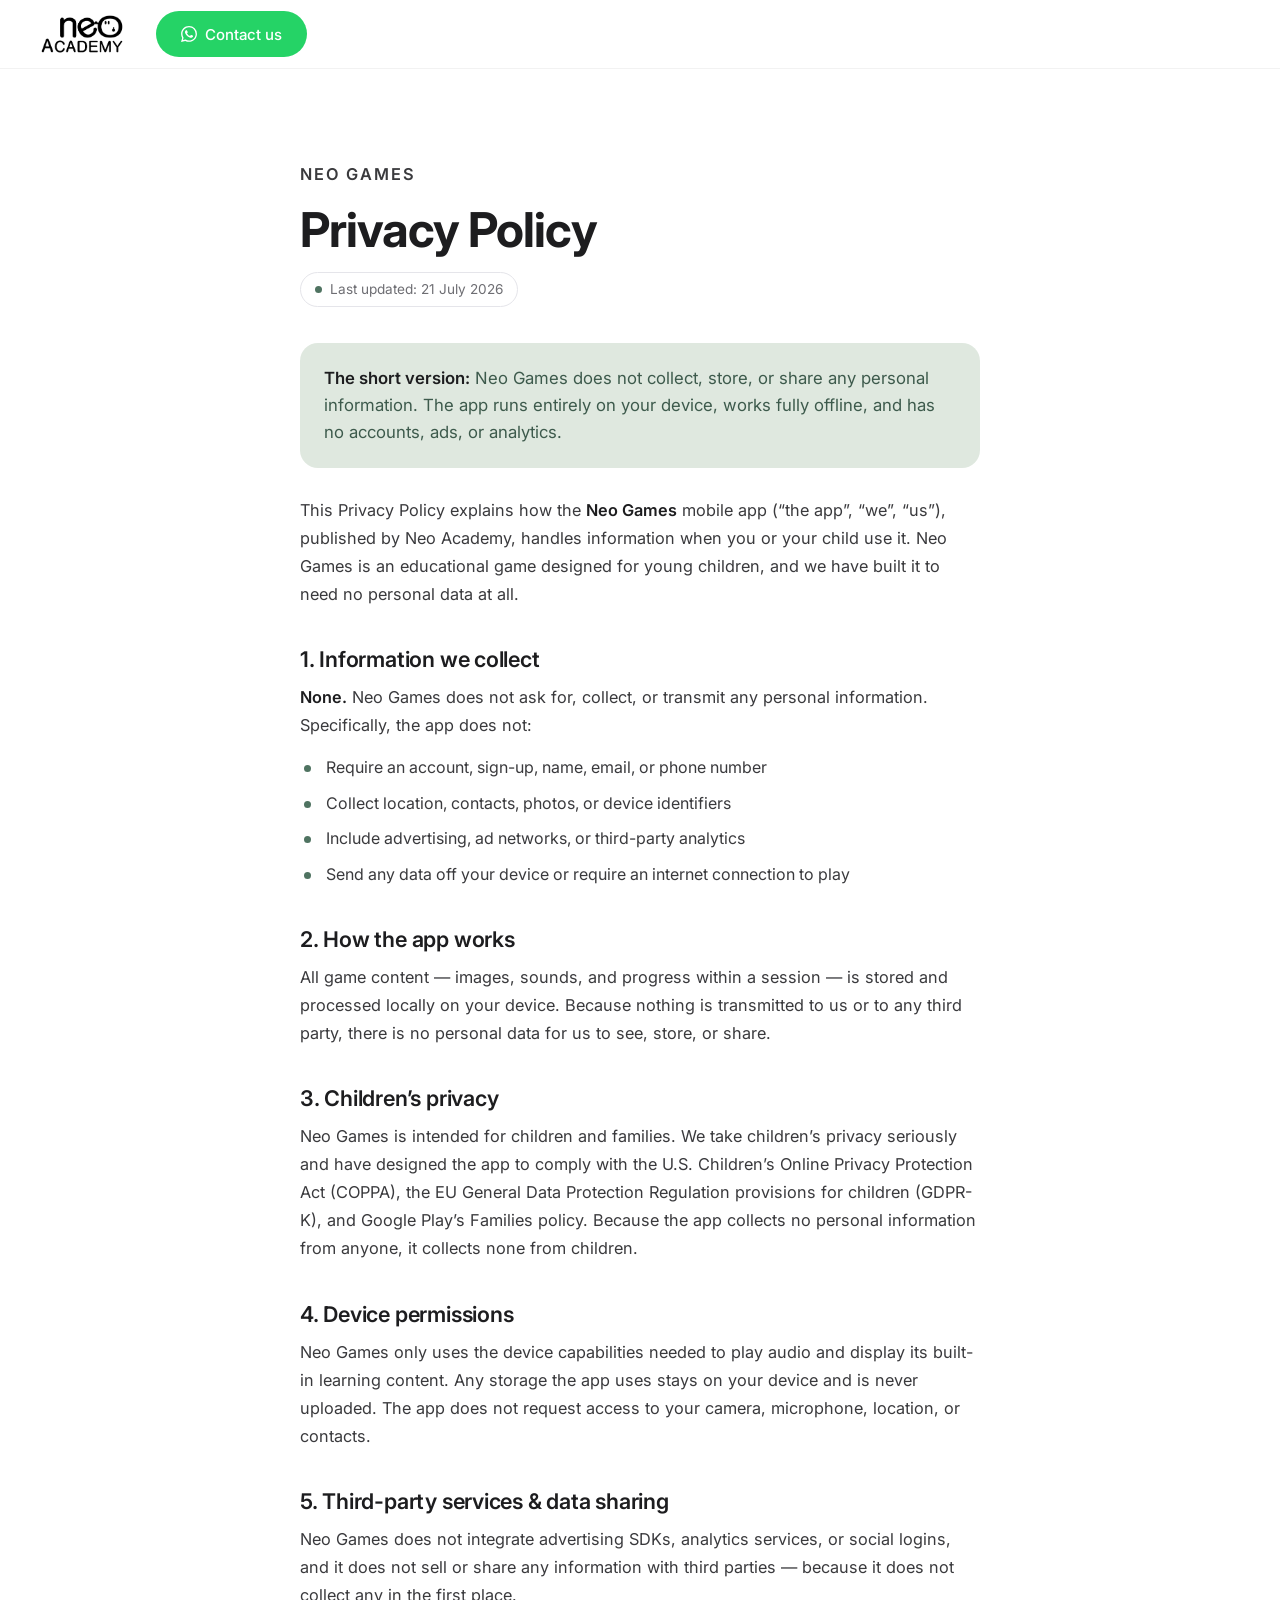
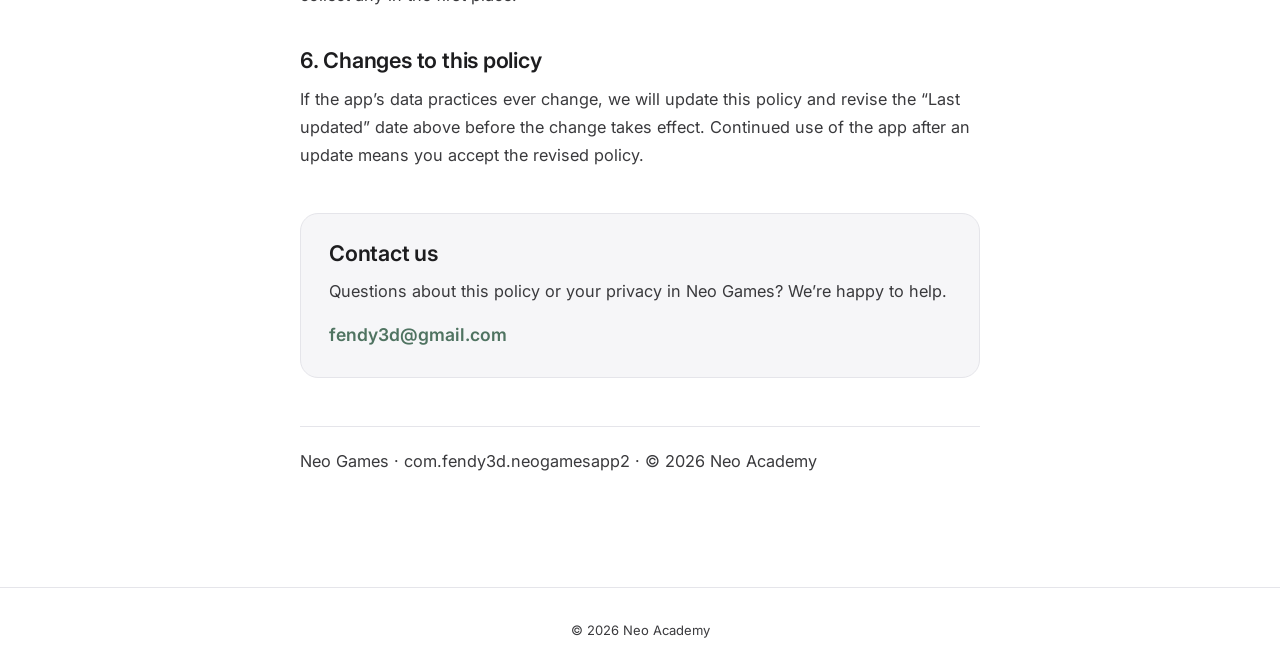
<file: privacy-policy/index.html>
<!doctype html>
<html lang="en">
<head>
  <meta charset="utf-8" />

  <!-- Google tag (gtag.js) -->
  <script async src="https://www.googletagmanager.com/gtag/js?id=G-3JVHXCYFSZ"></script>
  <script>
    window.dataLayer = window.dataLayer || [];
    function gtag(){dataLayer.push(arguments);}
    gtag('js', new Date());
    gtag('config', 'G-3JVHXCYFSZ');
  </script>
  <meta name="viewport" content="width=device-width, initial-scale=1" />
  <title>Privacy Policy — Neo Games · Neo Academy</title>
  <meta name="description" content="Privacy policy for the Neo Games mobile app by Neo Academy. Neo Games collects no personal data and works fully offline." />
  <meta name="theme-color" content="#4f7361" />

  <link rel="icon" type="image/png" href="/assets/brand/logo.png" />
  <link rel="preconnect" href="https://fonts.googleapis.com" />
  <link rel="preconnect" href="https://fonts.gstatic.com" crossorigin />
  <link href="https://fonts.googleapis.com/css2?family=Inter:wght@400;500;600;700&display=swap" rel="stylesheet" />
  <link rel="stylesheet" href="/css/index.css?v=9" />

  <style>
    /* Privacy policy — scoped, built on the site's design tokens */
    .policy {
      max-width: 760px;
      margin: 0 auto;
      padding: 160px var(--gutter) 96px;
    }
    .policy__eyebrow {
      font-size: 0.78rem; font-weight: 600; letter-spacing: 0.12em;
      text-transform: uppercase; color: var(--forest); margin: 0 0 12px;
    }
    .policy__title {
      font-size: clamp(2rem, 5vw, 3rem); line-height: 1.08; letter-spacing: -0.02em;
      font-weight: 700; color: var(--ink); margin: 0 0 16px; text-wrap: balance;
    }
    .policy__meta {
      display: inline-flex; align-items: center; gap: 8px;
      font-size: 0.85rem; color: var(--ink-60);
      border: 1px solid var(--hairline); border-radius: var(--pill);
      padding: 6px 14px;
    }
    .policy__meta .dot { width: 7px; height: 7px; border-radius: 50%; background: var(--forest); }

    .policy__callout {
      margin: 36px 0 8px;
      background: var(--forest-100);
      border-radius: var(--radius);
      padding: 22px 24px;
      color: var(--forest-700);
      font-size: 1.05rem; line-height: 1.6;
    }
    .policy__callout strong { color: var(--forest-700); font-weight: 700; }

    .policy section { margin-top: 40px; }
    .policy h2 {
      font-size: 1.35rem; font-weight: 600; letter-spacing: -0.01em;
      color: var(--ink); margin: 0 0 12px;
    }
    .policy p {
      color: var(--ink-80); line-height: 1.72; margin: 0 0 16px;
      font-size: 1.02rem;
    }
    .policy strong { color: var(--ink); font-weight: 600; }
    .policy ul { margin: 0 0 16px; padding: 0; list-style: none; display: grid; gap: 10px; }
    .policy li { position: relative; padding-left: 26px; color: var(--ink-80); line-height: 1.6; }
    .policy li::before {
      content: ""; position: absolute; left: 4px; top: 0.62em;
      width: 7px; height: 7px; border-radius: 50%; background: var(--forest);
    }
    .policy a { color: var(--forest); text-underline-offset: 3px; }

    .policy__contact {
      margin-top: 44px; padding: 28px; border-radius: var(--radius);
      background: var(--bg-alt); border: 1px solid var(--hairline);
    }
    .policy__contact h2 { margin-top: 0; }
    .policy__mail { font-size: 1.1rem; font-weight: 600; color: var(--forest); }

    .policy__rule { border: 0; height: 1px; background: var(--hairline); margin: 48px 0 20px; }
    .policy__fine { color: var(--ink-40); font-size: 0.9rem; }
  </style>
</head>
<body>
  <!-- =================== NAV (pinned solid — no hero on this page) =================== -->
  <header class="nav nav--scrolled" id="nav">
    <div class="nav__inner">
      <a href="/index.html" class="nav__brand" aria-label="Neo Academy — home">
        <img class="nav__logo" src="/assets/brand/logo.png" alt="Neo Academy" width="160" height="80" />
      </a>

      <nav class="nav__links" id="navLinks" aria-label="Primary">
        <a href="/preschool.html">Preschool</a>
        <a href="/primary.html">Primary</a>
        <a href="/index.html#contact">Contact</a>
      </nav>

      <div class="nav__cta">
        <a class="btn btn--primary btn--icon" href="https://wa.me/628119797809?utm_source=website&utm_medium=whatsapp&utm_campaign=contact&utm_content=nav" target="_blank" rel="noopener" aria-label="Contact us on WhatsApp">
          <svg class="btn__icon" viewBox="0 0 24 24" width="16" height="16" fill="currentColor" aria-hidden="true">
            <path d="M17.472 14.382c-.297-.149-1.758-.867-2.03-.967-.273-.099-.471-.148-.67.15-.197.297-.767.966-.94 1.164-.173.199-.347.223-.644.075-.297-.15-1.255-.463-2.39-1.475-.883-.788-1.48-1.761-1.653-2.059-.173-.297-.018-.458.13-.606.134-.133.298-.347.446-.52.149-.174.198-.298.298-.497.099-.198.05-.371-.025-.52-.075-.149-.669-1.612-.916-2.207-.242-.579-.487-.5-.669-.51l-.57-.01c-.198 0-.52.074-.792.372s-1.04 1.016-1.04 2.479 1.065 2.876 1.213 3.074c.149.198 2.095 3.2 5.076 4.487.709.306 1.263.489 1.694.626.712.226 1.36.194 1.872.118.571-.085 1.758-.719 2.006-1.413.248-.694.248-1.289.173-1.413-.074-.124-.272-.198-.57-.347M12.05 21.785h-.004a9.87 9.87 0 0 1-5.031-1.378l-.361-.214-3.741.982.998-3.648-.235-.374a9.86 9.86 0 0 1-1.51-5.26c.001-5.45 4.436-9.884 9.888-9.884 2.64 0 5.122 1.03 6.988 2.898a9.825 9.825 0 0 1 2.893 6.994c-.003 5.45-4.437 9.884-9.885 9.884m8.413-18.297A11.815 11.815 0 0 0 12.05 0C5.495 0 .16 5.335.157 11.892c0 2.096.547 4.142 1.588 5.945L.057 24l6.304-1.654a11.882 11.882 0 0 0 5.683 1.448h.005c6.554 0 11.89-5.335 11.893-11.893A11.821 11.821 0 0 0 20.465 3.488"/>
          </svg>
          Contact us
        </a>
      </div>

      <button class="nav__toggle" id="navToggle" aria-label="Toggle menu" aria-expanded="false" aria-controls="navLinks">
        <span></span><span></span><span></span>
      </button>
    </div>
  </header>

  <main>
    <article class="policy">
      <p class="policy__eyebrow">Neo Games</p>
      <h1 class="policy__title">Privacy Policy</h1>
      <span class="policy__meta"><span class="dot"></span> Last updated: 21 July 2026</span>

      <div class="policy__callout">
        <strong>The short version:</strong> Neo Games does not collect, store, or share any
        personal information. The app runs entirely on your device, works fully offline, and has no
        accounts, ads, or analytics.
      </div>

      <p style="margin-top:28px; color:var(--ink-80); line-height:1.72;">
        This Privacy Policy explains how the <strong>Neo Games</strong> mobile app
        (&ldquo;the app&rdquo;, &ldquo;we&rdquo;, &ldquo;us&rdquo;), published by Neo Academy,
        handles information when you or your child use it. Neo Games is an educational game designed
        for young children, and we have built it to need no personal data at all.
      </p>

      <section>
        <h2>1. Information we collect</h2>
        <p><strong>None.</strong> Neo Games does not ask for, collect, or transmit any personal
        information. Specifically, the app does not:</p>
        <ul>
          <li>Require an account, sign-up, name, email, or phone number</li>
          <li>Collect location, contacts, photos, or device identifiers</li>
          <li>Include advertising, ad networks, or third-party analytics</li>
          <li>Send any data off your device or require an internet connection to play</li>
        </ul>
      </section>

      <section>
        <h2>2. How the app works</h2>
        <p>All game content &mdash; images, sounds, and progress within a session &mdash; is stored
        and processed locally on your device. Because nothing is transmitted to us or to any third
        party, there is no personal data for us to see, store, or share.</p>
      </section>

      <section>
        <h2>3. Children&rsquo;s privacy</h2>
        <p>Neo Games is intended for children and families. We take children&rsquo;s privacy
        seriously and have designed the app to comply with the U.S. Children&rsquo;s Online Privacy
        Protection Act (COPPA), the EU General Data Protection Regulation provisions for children
        (GDPR-K), and Google Play&rsquo;s Families policy. Because the app collects no personal
        information from anyone, it collects none from children.</p>
      </section>

      <section>
        <h2>4. Device permissions</h2>
        <p>Neo Games only uses the device capabilities needed to play audio and display its built-in
        learning content. Any storage the app uses stays on your device and is never uploaded. The
        app does not request access to your camera, microphone, location, or contacts.</p>
      </section>

      <section>
        <h2>5. Third-party services &amp; data sharing</h2>
        <p>Neo Games does not integrate advertising SDKs, analytics services, or social logins, and
        it does not sell or share any information with third parties &mdash; because it does not
        collect any in the first place.</p>
      </section>

      <section>
        <h2>6. Changes to this policy</h2>
        <p>If the app&rsquo;s data practices ever change, we will update this policy and revise the
        &ldquo;Last updated&rdquo; date above before the change takes effect. Continued use of the
        app after an update means you accept the revised policy.</p>
      </section>

      <div class="policy__contact">
        <h2>Contact us</h2>
        <p>Questions about this policy or your privacy in Neo Games? We&rsquo;re happy to help.</p>
        <a class="policy__mail" href="mailto:fendy3d@gmail.com">fendy3d@gmail.com</a>
      </div>

      <hr class="policy__rule" />
      <p class="policy__fine">Neo Games &middot; com.fendy3d.neogamesapp2 &middot; &copy; <span id="yearInline">2026</span> Neo Academy</p>
    </article>
  </main>

  <footer class="footer">
    <p>© <span id="year"></span> Neo Academy</p>
  </footer>

  <script>
    // Footer year
    (function () {
      var y = new Date().getFullYear();
      var f = document.getElementById('year'); if (f) f.textContent = y;
      var i = document.getElementById('yearInline'); if (i) i.textContent = y;
    })();
    // Mobile nav toggle — mirrors js/index.js, stays solid (no hero here)
    (function () {
      var nav = document.getElementById('nav');
      var toggle = document.getElementById('navToggle');
      if (!nav || !toggle) return;
      toggle.addEventListener('click', function () {
        var open = nav.classList.toggle('nav--open');
        toggle.setAttribute('aria-expanded', open ? 'true' : 'false');
      });
    })();
  </script>
</body>
</html>
</file>
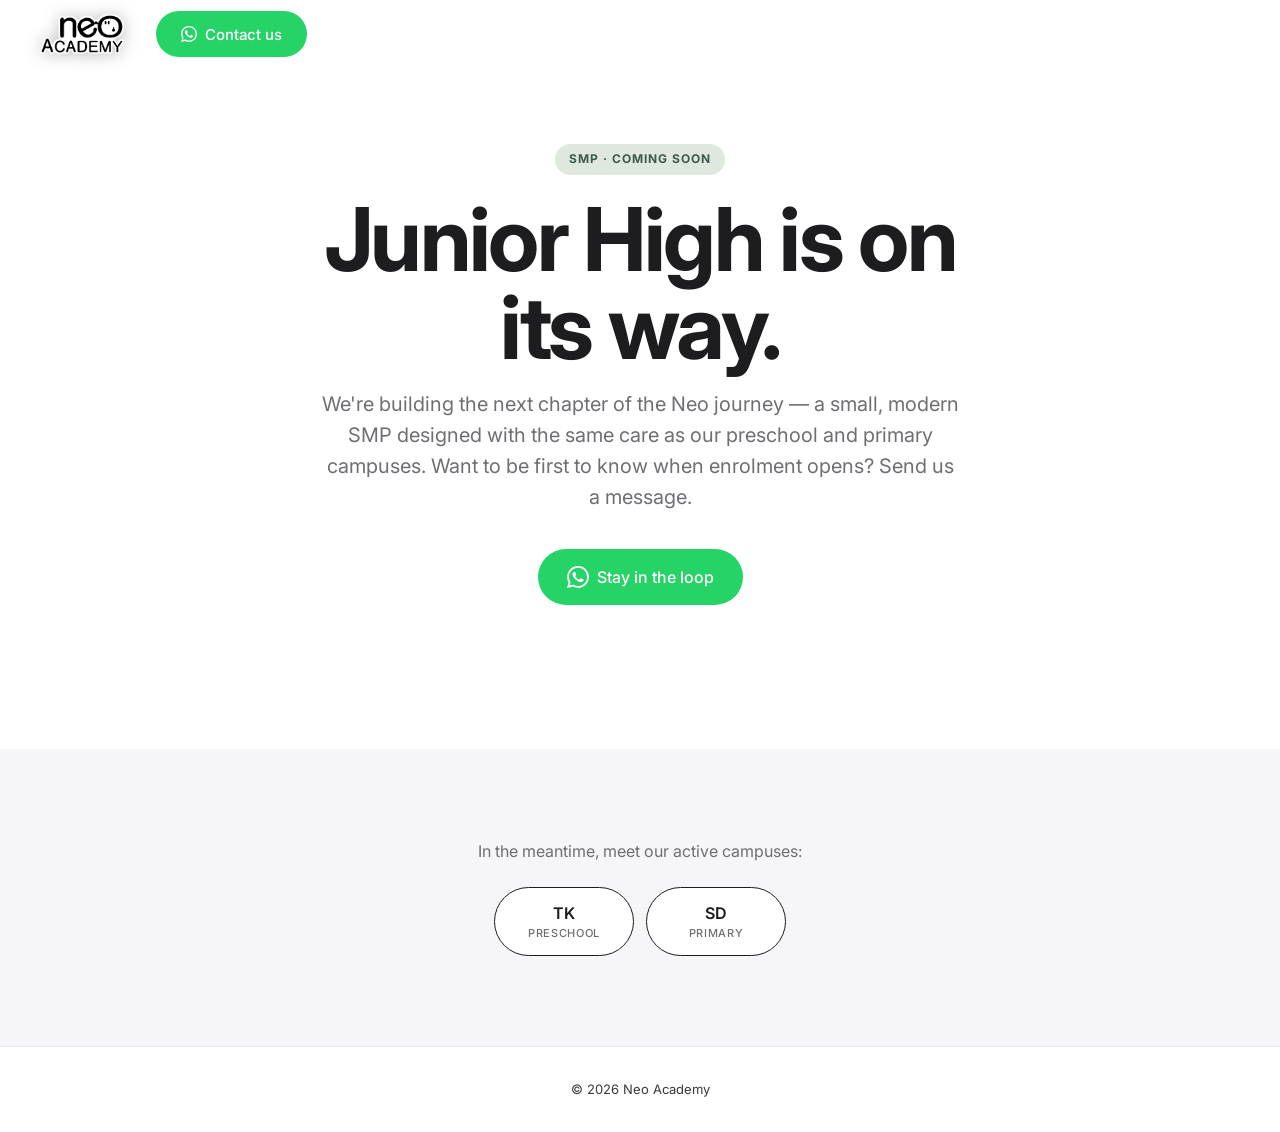
<file: junior-high.html>
<!doctype html>
<html lang="en">
<head>
  <meta charset="utf-8" />

  <!-- Google tag (gtag.js) -->
  <script async src="https://www.googletagmanager.com/gtag/js?id=G-3JVHXCYFSZ"></script>
  <script>
    window.dataLayer = window.dataLayer || [];
    function gtag(){dataLayer.push(arguments);}
    gtag('js', new Date());
    gtag('config', 'G-3JVHXCYFSZ');
  </script>
  <meta name="viewport" content="width=device-width, initial-scale=1" />
  <title>Junior High (SMP) — Coming soon · Neo Academy</title>
  <meta name="description" content="Neo Academy Junior High (SMP) is coming soon — the next step in the Neo journey." />
  <meta name="theme-color" content="#4f7361" />

  <link rel="icon" type="image/png" href="assets/brand/logo.png" />
  <link rel="preconnect" href="https://fonts.googleapis.com" />
  <link rel="preconnect" href="https://fonts.gstatic.com" crossorigin />
  <link href="https://fonts.googleapis.com/css2?family=Inter:wght@400;500;600;700&display=swap" rel="stylesheet" />
  <link rel="stylesheet" href="css/index.css?v=9" />
</head>
<body>
  <header class="nav nav--scrolled" id="nav">
    <div class="nav__inner">
      <a href="index.html" class="nav__brand" aria-label="Neo Academy — home">
        <img class="nav__logo" src="assets/brand/logo.png" alt="Neo Academy" width="160" height="80" />
      </a>
      <nav class="nav__links" id="navLinks" aria-label="Primary">
        <a href="preschool.html">Preschool</a>
        <a href="primary.html">Primary</a>
        <a href="index.html#contact">Contact</a>
      </nav>
      <div class="nav__cta">
        <a class="btn btn--primary btn--icon" href="https://wa.me/628119797809?utm_source=website&utm_medium=whatsapp&utm_campaign=contact&utm_content=nav_juniorhigh" target="_blank" rel="noopener" aria-label="Contact us on WhatsApp">
          <svg class="btn__icon" viewBox="0 0 24 24" width="16" height="16" fill="currentColor" aria-hidden="true">
            <path d="M17.472 14.382c-.297-.149-1.758-.867-2.03-.967-.273-.099-.471-.148-.67.15-.197.297-.767.966-.94 1.164-.173.199-.347.223-.644.075-.297-.15-1.255-.463-2.39-1.475-.883-.788-1.48-1.761-1.653-2.059-.173-.297-.018-.458.13-.606.134-.133.298-.347.446-.52.149-.174.198-.298.298-.497.099-.198.05-.371-.025-.52-.075-.149-.669-1.612-.916-2.207-.242-.579-.487-.5-.669-.51l-.57-.01c-.198 0-.52.074-.792.372s-1.04 1.016-1.04 2.479 1.065 2.876 1.213 3.074c.149.198 2.095 3.2 5.076 4.487.709.306 1.263.489 1.694.626.712.226 1.36.194 1.872.118.571-.085 1.758-.719 2.006-1.413.248-.694.248-1.289.173-1.413-.074-.124-.272-.198-.57-.347M12.05 21.785h-.004a9.87 9.87 0 0 1-5.031-1.378l-.361-.214-3.741.982.998-3.648-.235-.374a9.86 9.86 0 0 1-1.51-5.26c.001-5.45 4.436-9.884 9.888-9.884 2.64 0 5.122 1.03 6.988 2.898a9.825 9.825 0 0 1 2.893 6.994c-.003 5.45-4.437 9.884-9.885 9.884m8.413-18.297A11.815 11.815 0 0 0 12.05 0C5.495 0 .16 5.335.157 11.892c0 2.096.547 4.142 1.588 5.945L.057 24l6.304-1.654a11.882 11.882 0 0 0 5.683 1.448h.005c6.554 0 11.89-5.335 11.893-11.893A11.821 11.821 0 0 0 20.465 3.488"/>
          </svg>
          Contact us
        </a>
      </div>
      <button class="nav__toggle" id="navToggle" aria-label="Toggle menu" aria-expanded="false" aria-controls="navLinks">
        <span></span><span></span><span></span>
      </button>
    </div>
  </header>

  <main>
    <section class="coming-soon">
      <span class="coming-soon__badge">SMP · Coming soon</span>
      <h1 class="coming-soon__title">Junior High is on its way.</h1>
      <p class="coming-soon__lead">We're building the next chapter of the Neo journey — a small, modern SMP designed with the same care as our preschool and primary campuses. Want to be first to know when enrolment opens? Send us a message.</p>
      <a class="btn btn--wa" href="https://wa.me/628119797809?text=Hi%20Neo%20Academy%2C%20I%27d%20like%20updates%20about%20the%20SMP%20programme." target="_blank" rel="noopener">
        <svg viewBox="0 0 24 24" fill="currentColor" aria-hidden="true" width="22" height="22">
          <path d="M17.472 14.382c-.297-.149-1.758-.867-2.03-.967-.273-.099-.471-.148-.67.15-.197.297-.767.966-.94 1.164-.173.199-.347.223-.644.075-.297-.15-1.255-.463-2.39-1.475-.883-.788-1.48-1.761-1.653-2.059-.173-.297-.018-.458.13-.606.134-.133.298-.347.446-.52.149-.174.198-.298.298-.497.099-.198.05-.371-.025-.52-.075-.149-.669-1.612-.916-2.207-.242-.579-.487-.5-.669-.51l-.57-.01c-.198 0-.52.074-.792.372s-1.04 1.016-1.04 2.479 1.065 2.876 1.213 3.074c.149.198 2.095 3.2 5.076 4.487.709.306 1.263.489 1.694.626.712.226 1.36.194 1.872.118.571-.085 1.758-.719 2.006-1.413.248-.694.248-1.289.173-1.413-.074-.124-.272-.198-.57-.347M12.05 21.785h-.004a9.87 9.87 0 0 1-5.031-1.378l-.361-.214-3.741.982.998-3.648-.235-.374a9.86 9.86 0 0 1-1.51-5.26c.001-5.45 4.436-9.884 9.888-9.884 2.64 0 5.122 1.03 6.988 2.898a9.825 9.825 0 0 1 2.893 6.994c-.003 5.45-4.437 9.884-9.885 9.884m8.413-18.297A11.815 11.815 0 0 0 12.05 0C5.495 0 .16 5.335.157 11.892c0 2.096.547 4.142 1.588 5.945L.057 24l6.304-1.654a11.882 11.882 0 0 0 5.683 1.448h.005c6.554 0 11.89-5.335 11.893-11.893A11.821 11.821 0 0 0 20.465 3.488"/>
        </svg>
        Stay in the loop
      </a>
    </section>

    <section class="section section--alt">
      <div style="text-align:center;">
        <p style="color: var(--ink-60); margin-bottom: 24px;">In the meantime, meet our active campuses:</p>
        <div class="picker__buttons" style="display: inline-flex; flex-wrap: wrap; gap: 12px;">
          <a class="picker__btn" href="preschool.html">
            <span>TK</span>
            <small>Preschool</small>
          </a>
          <a class="picker__btn" href="primary.html">
            <span>SD</span>
            <small>Primary</small>
          </a>
        </div>
      </div>
    </section>
  </main>

  <footer class="footer">
    <p>© <span id="year"></span> Neo Academy</p>
  </footer>

  <script src="js/index.js?v=9" defer></script>
</body>
</html>
</file>
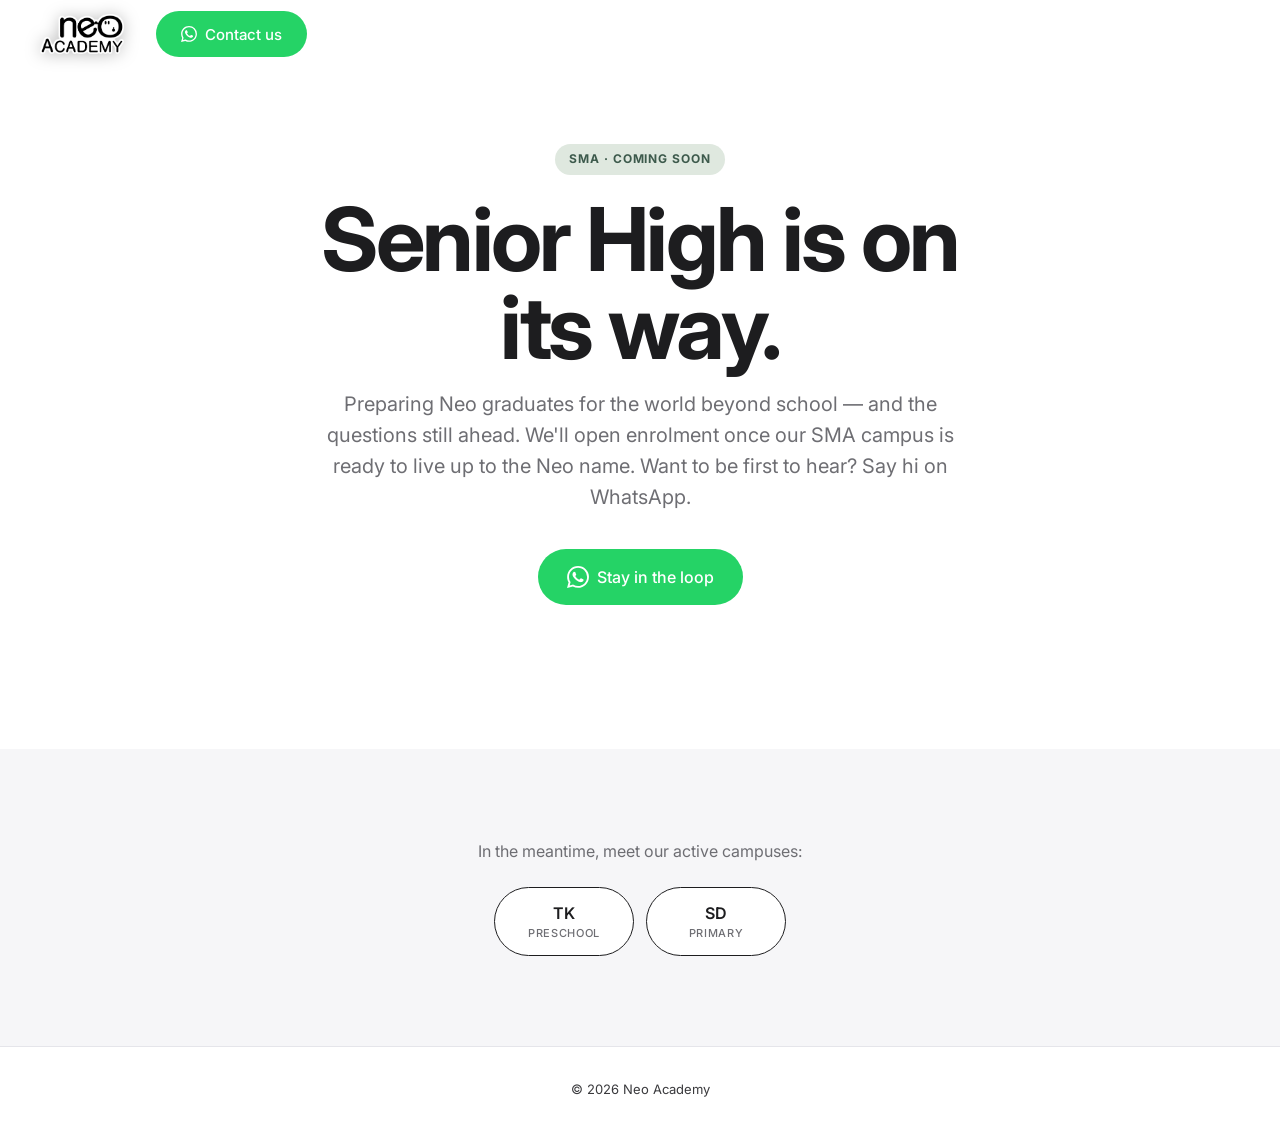
<file: senior-high.html>
<!doctype html>
<html lang="en">
<head>
  <meta charset="utf-8" />

  <!-- Google tag (gtag.js) -->
  <script async src="https://www.googletagmanager.com/gtag/js?id=G-3JVHXCYFSZ"></script>
  <script>
    window.dataLayer = window.dataLayer || [];
    function gtag(){dataLayer.push(arguments);}
    gtag('js', new Date());
    gtag('config', 'G-3JVHXCYFSZ');
  </script>
  <meta name="viewport" content="width=device-width, initial-scale=1" />
  <title>Senior High (SMA) — Coming soon · Neo Academy</title>
  <meta name="description" content="Neo Academy Senior High (SMA) is coming soon — preparing graduates for the world beyond school." />
  <meta name="theme-color" content="#4f7361" />

  <link rel="icon" type="image/png" href="assets/brand/logo.png" />
  <link rel="preconnect" href="https://fonts.googleapis.com" />
  <link rel="preconnect" href="https://fonts.gstatic.com" crossorigin />
  <link href="https://fonts.googleapis.com/css2?family=Inter:wght@400;500;600;700&display=swap" rel="stylesheet" />
  <link rel="stylesheet" href="css/index.css?v=9" />
</head>
<body>
  <header class="nav nav--scrolled" id="nav">
    <div class="nav__inner">
      <a href="index.html" class="nav__brand" aria-label="Neo Academy — home">
        <img class="nav__logo" src="assets/brand/logo.png" alt="Neo Academy" width="160" height="80" />
      </a>
      <nav class="nav__links" id="navLinks" aria-label="Primary">
        <a href="preschool.html">Preschool</a>
        <a href="primary.html">Primary</a>
        <a href="index.html#contact">Contact</a>
      </nav>
      <div class="nav__cta">
        <a class="btn btn--primary btn--icon" href="https://wa.me/628119797809?utm_source=website&utm_medium=whatsapp&utm_campaign=contact&utm_content=nav_seniorhigh" target="_blank" rel="noopener" aria-label="Contact us on WhatsApp">
          <svg class="btn__icon" viewBox="0 0 24 24" width="16" height="16" fill="currentColor" aria-hidden="true">
            <path d="M17.472 14.382c-.297-.149-1.758-.867-2.03-.967-.273-.099-.471-.148-.67.15-.197.297-.767.966-.94 1.164-.173.199-.347.223-.644.075-.297-.15-1.255-.463-2.39-1.475-.883-.788-1.48-1.761-1.653-2.059-.173-.297-.018-.458.13-.606.134-.133.298-.347.446-.52.149-.174.198-.298.298-.497.099-.198.05-.371-.025-.52-.075-.149-.669-1.612-.916-2.207-.242-.579-.487-.5-.669-.51l-.57-.01c-.198 0-.52.074-.792.372s-1.04 1.016-1.04 2.479 1.065 2.876 1.213 3.074c.149.198 2.095 3.2 5.076 4.487.709.306 1.263.489 1.694.626.712.226 1.36.194 1.872.118.571-.085 1.758-.719 2.006-1.413.248-.694.248-1.289.173-1.413-.074-.124-.272-.198-.57-.347M12.05 21.785h-.004a9.87 9.87 0 0 1-5.031-1.378l-.361-.214-3.741.982.998-3.648-.235-.374a9.86 9.86 0 0 1-1.51-5.26c.001-5.45 4.436-9.884 9.888-9.884 2.64 0 5.122 1.03 6.988 2.898a9.825 9.825 0 0 1 2.893 6.994c-.003 5.45-4.437 9.884-9.885 9.884m8.413-18.297A11.815 11.815 0 0 0 12.05 0C5.495 0 .16 5.335.157 11.892c0 2.096.547 4.142 1.588 5.945L.057 24l6.304-1.654a11.882 11.882 0 0 0 5.683 1.448h.005c6.554 0 11.89-5.335 11.893-11.893A11.821 11.821 0 0 0 20.465 3.488"/>
          </svg>
          Contact us
        </a>
      </div>
      <button class="nav__toggle" id="navToggle" aria-label="Toggle menu" aria-expanded="false" aria-controls="navLinks">
        <span></span><span></span><span></span>
      </button>
    </div>
  </header>

  <main>
    <section class="coming-soon">
      <span class="coming-soon__badge">SMA · Coming soon</span>
      <h1 class="coming-soon__title">Senior High is on its way.</h1>
      <p class="coming-soon__lead">Preparing Neo graduates for the world beyond school — and the questions still ahead. We'll open enrolment once our SMA campus is ready to live up to the Neo name. Want to be first to hear? Say hi on WhatsApp.</p>
      <a class="btn btn--wa" href="https://wa.me/628119797809?text=Hi%20Neo%20Academy%2C%20I%27d%20like%20updates%20about%20the%20SMA%20programme." target="_blank" rel="noopener">
        <svg viewBox="0 0 24 24" fill="currentColor" aria-hidden="true" width="22" height="22">
          <path d="M17.472 14.382c-.297-.149-1.758-.867-2.03-.967-.273-.099-.471-.148-.67.15-.197.297-.767.966-.94 1.164-.173.199-.347.223-.644.075-.297-.15-1.255-.463-2.39-1.475-.883-.788-1.48-1.761-1.653-2.059-.173-.297-.018-.458.13-.606.134-.133.298-.347.446-.52.149-.174.198-.298.298-.497.099-.198.05-.371-.025-.52-.075-.149-.669-1.612-.916-2.207-.242-.579-.487-.5-.669-.51l-.57-.01c-.198 0-.52.074-.792.372s-1.04 1.016-1.04 2.479 1.065 2.876 1.213 3.074c.149.198 2.095 3.2 5.076 4.487.709.306 1.263.489 1.694.626.712.226 1.36.194 1.872.118.571-.085 1.758-.719 2.006-1.413.248-.694.248-1.289.173-1.413-.074-.124-.272-.198-.57-.347M12.05 21.785h-.004a9.87 9.87 0 0 1-5.031-1.378l-.361-.214-3.741.982.998-3.648-.235-.374a9.86 9.86 0 0 1-1.51-5.26c.001-5.45 4.436-9.884 9.888-9.884 2.64 0 5.122 1.03 6.988 2.898a9.825 9.825 0 0 1 2.893 6.994c-.003 5.45-4.437 9.884-9.885 9.884m8.413-18.297A11.815 11.815 0 0 0 12.05 0C5.495 0 .16 5.335.157 11.892c0 2.096.547 4.142 1.588 5.945L.057 24l6.304-1.654a11.882 11.882 0 0 0 5.683 1.448h.005c6.554 0 11.89-5.335 11.893-11.893A11.821 11.821 0 0 0 20.465 3.488"/>
        </svg>
        Stay in the loop
      </a>
    </section>

    <section class="section section--alt">
      <div style="text-align:center;">
        <p style="color: var(--ink-60); margin-bottom: 24px;">In the meantime, meet our active campuses:</p>
        <div class="picker__buttons" style="display: inline-flex; flex-wrap: wrap; gap: 12px;">
          <a class="picker__btn" href="preschool.html">
            <span>TK</span>
            <small>Preschool</small>
          </a>
          <a class="picker__btn" href="primary.html">
            <span>SD</span>
            <small>Primary</small>
          </a>
        </div>
      </div>
    </section>
  </main>

  <footer class="footer">
    <p>© <span id="year"></span> Neo Academy</p>
  </footer>

  <script src="js/index.js?v=9" defer></script>
</body>
</html>
</file>
<file: css/index.css>
/* =======================================================
   Neo Academy — Insta360-inspired home (v2)
   Pairs with home.html and level detail pages.
   ======================================================= */

:root {
  /* Totoro palette (kept across the v2 design) */
  --ink: #1d1d1f;
  --ink-80: #3a3a3d;
  --ink-60: #6e6e73;
  --ink-40: #a1a1a6;
  --hairline: #e5e5ea;

  --bg: #ffffff;
  --bg-alt: #f6f6f8;
  --bg-soft: #eceef1;

  --forest: #4f7361;
  --forest-700: #3d5a4c;
  --forest-100: #dfe8df;
  --butter: #f4d35e;
  --sky: #a8c5d9;
  --rose: #e8b4a8;
  --coral: #e89c7d;
  --sage: #a3b88f;

  --radius-sm: 12px;
  --radius: 18px;
  --radius-lg: 28px;
  --pill: 980px;

  --container: 1280px;
  --gutter: 24px;

  --ease: cubic-bezier(0.22, 1, 0.36, 1);
}

*, *::before, *::after { box-sizing: border-box; }
html { scroll-behavior: smooth; -webkit-text-size-adjust: 100%; }
body {
  margin: 0;
  font-family: "Inter", -apple-system, BlinkMacSystemFont, "SF Pro Display",
    "Helvetica Neue", Arial, sans-serif;
  font-size: 16px;
  line-height: 1.55;
  color: var(--ink);
  background: var(--bg);
  -webkit-font-smoothing: antialiased;
  -moz-osx-font-smoothing: grayscale;
}
img, video { display: block; max-width: 100%; height: auto; }
a { color: inherit; text-decoration: none; }
h1, h2, h3, h4 {
  margin: 0;
  letter-spacing: -0.02em;
  font-weight: 700;
  line-height: 1.08;
  color: var(--ink);
}
p { margin: 0; color: var(--ink-80); }
ul { margin: 0; padding: 0; list-style: none; }
button { font-family: inherit; cursor: pointer; }

/* ---------- Nav ---------- */
/* Temporarily hidden — remove these two lines to bring the menu back.
   The logo and the Contact-us button stay visible. */
.nav__links,
.nav__toggle { display: none !important; }
.nav {
  position: fixed;
  top: 0;
  left: 0;
  right: 0;
  z-index: 60;
  padding: 0 var(--gutter);
  transition: background 0.3s var(--ease), box-shadow 0.3s var(--ease);
  background: transparent;
}
.nav__inner {
  max-width: var(--container);
  margin: 0 auto;
  height: 68px;
  display: flex;
  align-items: center;
  gap: 24px;
}
.nav--scrolled {
  background: rgba(255, 255, 255, 0.88);
  backdrop-filter: saturate(180%) blur(20px);
  -webkit-backdrop-filter: saturate(180%) blur(20px);
  box-shadow: 0 1px 0 rgba(0, 0, 0, 0.05);
}
.nav__brand {
  display: inline-flex;
  align-items: center;
  line-height: 0;
}
.nav__logo {
  height: 40px;
  width: auto;
  transition: opacity 0.2s var(--ease);
  /* On dark hero the logo needs to be visible against video. */
  filter: drop-shadow(0 1px 8px rgba(0, 0, 0, 0.25));
}
.nav--scrolled .nav__logo { filter: none; }
.nav__brand:hover .nav__logo { opacity: 0.85; }
.nav__links {
  display: none;
  margin-left: auto;
  gap: 30px;
  align-items: center;
}
.nav__links a {
  font-size: 14px;
  font-weight: 500;
  color: #fff;
  opacity: 0.92;
  transition: opacity 0.2s var(--ease), color 0.3s var(--ease);
  text-shadow: 0 1px 8px rgba(0, 0, 0, 0.25);
}
.nav--scrolled .nav__links a {
  color: var(--ink);
  opacity: 1;
  text-shadow: none;
}
.nav__links a:hover { opacity: 0.7; }
.nav__cta { display: none; margin-left: 8px; }
.nav__toggle {
  margin-left: auto;
  width: 40px; height: 40px;
  display: grid; place-items: center; gap: 4px;
  background: transparent; border: 0; padding: 8px;
}
.nav__toggle span {
  display: block;
  width: 22px; height: 2px;
  background: #fff;
  border-radius: 2px;
  box-shadow: 0 0 4px rgba(0, 0, 0, 0.3);
  transition: transform 0.25s var(--ease), opacity 0.25s var(--ease), background 0.3s var(--ease);
}
.nav--scrolled .nav__toggle span { background: var(--ink); box-shadow: none; }
.nav--open .nav__toggle span:nth-child(1) { transform: translateY(6px) rotate(45deg); }
.nav--open .nav__toggle span:nth-child(2) { opacity: 0; }
.nav--open .nav__toggle span:nth-child(3) { transform: translateY(-6px) rotate(-45deg); }

@media (max-width: 859px) {
  .nav--open .nav__links {
    display: flex;
    flex-direction: column;
    position: absolute;
    top: 100%;
    left: 0; right: 0;
    background: rgba(255, 255, 255, 0.98);
    backdrop-filter: saturate(180%) blur(20px);
    padding: 18px var(--gutter) 24px;
    gap: 16px;
    border-bottom: 1px solid var(--hairline);
  }
  .nav--open .nav__links a {
    color: var(--ink);
    text-shadow: none;
    font-size: 17px;
    opacity: 1;
  }
}

/* ---------- Buttons ---------- */
.btn {
  display: inline-flex;
  align-items: center;
  justify-content: center;
  gap: 8px;
  font-size: 15px;
  font-weight: 500;
  line-height: 1;
  padding: 14px 24px;
  border-radius: var(--pill);
  border: 1px solid transparent;
  cursor: pointer;
  transition: background 0.25s var(--ease), color 0.25s var(--ease),
    border-color 0.25s var(--ease), transform 0.25s var(--ease);
  white-space: nowrap;
}
.btn--primary { background: var(--ink); color: #fff; }
.btn--primary:hover { background: #000; }
.btn--primary.btn--icon { background: #25D366; color: #fff; }
.btn--primary.btn--icon:hover { background: #1fb657; }
.btn--ghost { background: transparent; color: var(--ink); border-color: var(--ink); }
.btn--ghost:hover { background: var(--ink); color: #fff; }
.btn--wa { background: #25D366; color: #fff; padding: 16px 28px; font-size: 16px; }
.btn--wa:hover { background: #1fb657; }
.btn--lg { padding: 16px 32px; font-size: 16px; }
.btn__icon { flex: none; }

/* ---------- Hero video section ---------- */
.hero {
  position: relative;
  height: 100vh;
  min-height: 620px;
  max-height: 900px;
  overflow: hidden;
  background: #0d0f11;
  color: #fff;
}
.hero__video {
  position: absolute;
  inset: 0;
  width: 100%;
  height: 100%;
  object-fit: cover;
}
.hero__overlay {
  position: absolute;
  inset: 0;
  background:
    linear-gradient(to bottom, rgba(0,0,0,0.45) 0%, rgba(0,0,0,0) 30%, rgba(0,0,0,0) 55%, rgba(0,0,0,0.75) 100%),
    linear-gradient(to right, rgba(0,0,0,0.25) 0%, rgba(0,0,0,0) 60%);
  pointer-events: none;
}
.hero__copy {
  position: absolute;
  left: 0; right: 0;
  bottom: clamp(48px, 10vh, 120px);
  padding: 0 var(--gutter);
  text-align: center;
}
.hero__title {
  color: #fff;
  font-size: clamp(44px, 7vw, 96px);
  line-height: 1;
  letter-spacing: -0.03em;
  margin-bottom: 16px;
  text-shadow: 0 2px 30px rgba(0, 0, 0, 0.4);
}
.hero__sub {
  color: rgba(255, 255, 255, 0.92);
  font-size: clamp(15px, 1.7vw, 20px);
  font-weight: 400;
  max-width: 720px;
  margin: 0 auto;
  text-shadow: 0 1px 16px rgba(0, 0, 0, 0.4);
}

/* ---------- Level picker section ---------- */
.picker {
  padding: clamp(96px, 14vh, 160px) var(--gutter);
  max-width: var(--container);
  margin: 0 auto;
  text-align: center;
}
.picker__title {
  font-size: clamp(44px, 7vw, 96px);
  line-height: 1;
  letter-spacing: -0.035em;
  margin-bottom: 20px;
}
.picker__sub {
  color: var(--ink-60);
  font-size: clamp(17px, 2vw, 22px);
  max-width: 640px;
  margin: 0 auto 56px;
}
.picker__buttons {
  display: inline-flex;
  flex-wrap: wrap;
  justify-content: center;
  gap: 12px;
}
.picker__btn {
  padding: 16px 28px;
  min-width: 140px;
  border-radius: var(--pill);
  background: var(--bg);
  border: 1.5px solid var(--ink);
  color: var(--ink);
  font-size: 16px;
  font-weight: 600;
  transition: background 0.25s var(--ease), color 0.25s var(--ease), transform 0.25s var(--ease);
  display: inline-flex;
  flex-direction: column;
  align-items: center;
  gap: 4px;
  line-height: 1.15;
}
.picker__btn:hover { background: var(--ink); color: #fff; transform: translateY(-2px); }
.picker__btn small {
  font-size: 11px;
  font-weight: 500;
  letter-spacing: 0.06em;
  text-transform: uppercase;
  color: var(--ink-60);
}
.picker__btn:hover small { color: rgba(255, 255, 255, 0.7); }
.picker__btn--soon {
  border-color: var(--hairline);
  color: var(--ink-60);
  background: var(--bg-alt);
}
.picker__btn--soon:hover {
  background: var(--bg-soft);
  color: var(--ink-80);
  transform: none;
}
.picker__btn--soon small { color: var(--ink-40); }

/* ---------- Levels grid (home, replaces pill picker) ---------- */
.levels-section {
  padding: clamp(96px, 14vh, 160px) var(--gutter);
  max-width: var(--container);
  margin: 0 auto;
}
.levels-section__head {
  text-align: center;
  max-width: 900px;
  margin: 0 auto 56px;
}
.levels-section__eyebrow {
  font-size: 14px;
  font-weight: 600;
  letter-spacing: 0.01em;
  color: var(--forest);
  margin-bottom: 18px;
}
.levels-section__title {
  font-size: clamp(40px, 6vw, 72px);
  line-height: 1.05;
  letter-spacing: -0.03em;
}

.levels-grid {
  display: grid;
  gap: 20px;
  grid-template-columns: 1fr;
}
.level-card {
  background: #fff;
  border: 1px solid var(--hairline);
  border-radius: var(--radius);
  overflow: hidden;
  display: flex;
  flex-direction: column;
  color: var(--ink);
  transition: transform 0.4s var(--ease), box-shadow 0.4s var(--ease);
}
.level-card:hover {
  transform: translateY(-3px);
  box-shadow: 0 22px 44px -26px rgba(15, 23, 42, 0.28);
}
.level-card__media {
  aspect-ratio: 4 / 3;
  overflow: hidden;
  background: var(--bg-soft);
}
.level-card__media :is(img, video) {
  width: 100%;
  height: 100%;
  object-fit: cover;
  display: block;
  transition: transform 0.8s var(--ease);
}
.level-card:hover .level-card__media :is(img, video) { transform: scale(1.04); }
.level-card__body {
  padding: 24px 24px 28px;
  display: flex;
  flex-direction: column;
  gap: 10px;
  flex: 1;
}
.level-card__body h3 {
  font-size: 28px;
  line-height: 1.1;
}
.level-card__body p {
  color: var(--ink-60);
  font-size: 15px;
  line-height: 1.5;
  flex: 1;
}
.level-card__chip {
  display: inline-block;
  align-self: flex-start;
  padding: 5px 12px;
  border-radius: var(--pill);
  background: var(--forest-100);
  color: var(--forest-700);
  font-size: 12px;
  font-weight: 600;
}
.level-card__chip--primary { background: var(--sky); color: var(--ink); }
.level-card__chip--soon {
  background: transparent;
  border: 1px solid var(--hairline);
  color: var(--ink-60);
}
.level-card__cta {
  color: var(--forest);
  font-weight: 500;
  font-size: 15px;
  margin-top: 4px;
}
.level-card__cta--muted { color: var(--ink-40); }

.level-card--soon { background: var(--bg-alt); }
.level-card--soon .level-card__media :is(img, video) {
  opacity: 0.7;
  filter: saturate(0.7);
}
.level-card--soon:hover {
  transform: none;
  box-shadow: none;
}

@media (min-width: 640px) {
  .levels-grid { grid-template-columns: repeat(2, 1fr); }
}
@media (min-width: 1100px) {
  .levels-grid {
    grid-template-columns: repeat(2, minmax(0, 360px));
    justify-content: center;
  }
}

/* ---------- Video reel (peek carousel like DJI) ---------- */
.reel {
  padding: clamp(64px, 10vh, 120px) 0 clamp(80px, 10vh, 120px);
  background: var(--bg);
  overflow: hidden;
}
.reel__stage {
  position: relative;
}
.reel__track {
  display: flex;
  gap: 16px;
  list-style: none;
  margin: 0;
  padding: 0 15%;
  transition: transform 0.9s var(--ease);
  will-change: transform;
}
.reel__track--snap { transition: none; }
.reel__slide {
  flex: 0 0 70%;
  aspect-ratio: 16 / 9;
  position: relative;
  border-radius: var(--radius-lg);
  overflow: hidden;
  background: #0d0f11;
  box-shadow: 0 24px 48px -28px rgba(15, 23, 42, 0.35);
  transition: transform 0.6s var(--ease), box-shadow 0.6s var(--ease), opacity 0.6s var(--ease);
  opacity: 0.55;
  transform: scale(0.94);
}
.reel__slide.is-active {
  opacity: 1;
  transform: none;
}
.reel__slide video {
  width: 100%;
  height: 100%;
  object-fit: cover;
  display: block;
  position: relative;
  z-index: 1;
  background: transparent;
}
.reel__slide-poster {
  position: absolute;
  inset: 0;
  width: 100%;
  height: 100%;
  object-fit: cover;
  display: block;
  z-index: 0;
}
.reel__slide-poster:not([src]) { display: none; }
.reel__caption--mobile { display: none; }
@media (max-width: 540px) {
  .reel__caption--desktop { display: none; }
  .reel__caption--mobile { display: block; }
}
.reel__slide::after {
  content: "";
  position: absolute;
  inset: 45% 0 0 0;
  background: linear-gradient(to bottom, rgba(0, 0, 0, 0) 0%, rgba(0, 0, 0, 0.55) 100%);
  pointer-events: none;
}
.reel__caption {
  position: absolute;
  left: clamp(20px, 2.6vw, 40px);
  bottom: clamp(20px, 3vh, 36px);
  z-index: 1;
  max-width: 460px;
}
.reel__chip {
  display: inline-block;
  padding: 6px 14px;
  border-radius: var(--pill);
  background: rgba(255, 255, 255, 0.2);
  backdrop-filter: blur(12px);
  -webkit-backdrop-filter: blur(12px);
  color: #fff;
  font-size: 12px;
  font-weight: 600;
  letter-spacing: 0.04em;
  margin-bottom: 10px;
}
.reel__cap-text {
  color: #fff;
  font-size: clamp(16px, 1.7vw, 20px);
  font-weight: 500;
  line-height: 1.35;
  margin: 0;
  text-shadow: 0 1px 18px rgba(0, 0, 0, 0.5);
}

/* Arrow nav */
.reel__nav {
  position: absolute;
  top: 50%;
  transform: translateY(-50%);
  z-index: 3;
  width: 44px;
  height: 44px;
  border-radius: 50%;
  background: rgba(255, 255, 255, 0.92);
  border: 0;
  color: var(--ink);
  cursor: pointer;
  display: grid;
  place-items: center;
  box-shadow: 0 4px 14px rgba(0, 0, 0, 0.15);
  transition: background 0.25s var(--ease), transform 0.25s var(--ease), box-shadow 0.25s var(--ease);
}
.reel__nav:hover {
  background: #fff;
  box-shadow: 0 6px 20px rgba(0, 0, 0, 0.2);
  transform: translateY(-50%) scale(1.06);
}
.reel__nav:focus-visible { outline: 2px solid var(--forest); outline-offset: 2px; }
.reel__nav--prev { left: clamp(8px, 2vw, 24px); }
.reel__nav--next { right: clamp(8px, 2vw, 24px); }

/* Timeline bars — track shows gray background, fill grows with active video's playback */
.reel__dots {
  display: flex;
  justify-content: center;
  gap: 8px;
  margin-top: 28px;
}
.reel__dot {
  position: relative;
  overflow: hidden;
  width: 36px;
  height: 3px;
  border: 0;
  padding: 0;
  background: rgba(0, 0, 0, 0.15);
  border-radius: 2px;
  cursor: pointer;
  transition: background 0.3s var(--ease);
}
.reel__dot:hover { background: rgba(0, 0, 0, 0.3); }
.reel__dot-fill {
  position: absolute;
  inset: 0 auto 0 0;
  width: 0;
  background: var(--ink);
  border-radius: 2px;
  pointer-events: none;
}
/* Past slides: keep the bar fully filled to show progress through the set */
.reel__dot--done .reel__dot-fill { width: 100%; }

@media (max-width: 859px) {
  .reel__track { padding: 0 10%; }
  .reel__slide { flex: 0 0 80%; }
  .reel__nav { width: 36px; height: 36px; }
}
@media (max-width: 540px) {
  .reel__track { padding: 0 6%; gap: 10px; }
  .reel__slide { flex: 0 0 88%; aspect-ratio: 2 / 3; }
  .hero {
    height: auto;
    aspect-ratio: 9 / 16;
    min-height: 0;
    max-height: none;
  }
}

/* ---------- Contact / WhatsApp CTA section ---------- */
.cta {
  background: var(--bg-alt);
  padding: clamp(80px, 12vh, 140px) var(--gutter);
}
.cta__inner {
  max-width: var(--container);
  margin: 0 auto;
  text-align: center;
}
.cta__title {
  font-size: clamp(36px, 5.5vw, 64px);
  line-height: 1.05;
  margin-bottom: 16px;
}
.cta__lead {
  color: var(--ink-60);
  font-size: clamp(16px, 1.6vw, 19px);
  max-width: 640px;
  margin: 0 auto 40px;
}
.cta__wa { margin-bottom: 64px; }
.cta__wa svg { width: 22px; height: 22px; }

/* Compact CTA layout used on the homepage: equal vertical rhythm between
   title, WhatsApp button, and campus cards. */
.cta--simple .cta__inner {
  display: flex;
  flex-direction: column;
  align-items: center;
  gap: 48px;
}
.cta--simple .cta__title { margin-bottom: 0; }
.cta--simple .cta__wa { margin-bottom: 0; }
.cta--simple .campuses { width: 100%; }

.campuses {
  display: grid;
  gap: 24px;
  grid-template-columns: 1fr;
  text-align: left;
  max-width: 900px;
  margin: 0 auto;
}
.campus {
  background: #fff;
  border: 1px solid var(--hairline);
  border-radius: var(--radius);
  padding: 28px;
  display: flex;
  flex-direction: column;
  gap: 10px;
}
.campus__label {
  font-size: 12px;
  font-weight: 700;
  letter-spacing: 0.08em;
  text-transform: uppercase;
  color: var(--forest);
}
.campus h3 {
  font-size: 22px;
  line-height: 1.25;
}
.campus__addr {
  color: var(--ink-60);
  font-size: 15px;
  line-height: 1.55;
  margin: 4px 0 8px;
}
.campus__hours {
  color: var(--ink-60);
  font-size: 14px;
  margin-bottom: 4px;
}
.campus__links {
  display: flex;
  flex-wrap: wrap;
  gap: 8px 20px;
}
.campus__links a {
  color: var(--ink);
  font-weight: 500;
  font-size: 15px;
  border-bottom: 1px solid var(--ink-40);
  padding-bottom: 2px;
}
.campus__links a:hover { border-bottom-color: var(--ink); }

.cta__hours {
  margin-top: 28px;
  font-size: 14px;
  color: var(--ink-60);
}

/* ---------- Footer ---------- */
.footer {
  padding: 32px var(--gutter);
  text-align: center;
  color: var(--ink-60);
  font-size: 13px;
  border-top: 1px solid var(--hairline);
  background: var(--bg);
}
.footer a { color: var(--ink-60); }
.footer a:hover { color: var(--ink); }

/* ---------- Level detail pages ---------- */
.detail-hero {
  position: relative;
  height: 70vh;
  min-height: 520px;
  overflow: hidden;
  color: #fff;
}
.detail-hero__bg {
  position: absolute;
  inset: 0;
  width: 100%;
  height: 100%;
  object-fit: cover;
}
.detail-hero__overlay {
  position: absolute;
  inset: 0;
  background:
    linear-gradient(to bottom, rgba(0,0,0,0.35) 0%, rgba(0,0,0,0) 40%, rgba(0,0,0,0.65) 100%);
}
.detail-hero__copy {
  position: absolute;
  left: 0; right: 0;
  bottom: 80px;
  padding: 0 var(--gutter);
  max-width: var(--container);
  margin: 0 auto;
}
.detail-hero__eyebrow {
  display: inline-block;
  font-size: 13px;
  font-weight: 700;
  letter-spacing: 0.08em;
  text-transform: uppercase;
  padding: 6px 14px;
  border-radius: var(--pill);
  background: rgba(255, 255, 255, 0.18);
  backdrop-filter: blur(10px);
  -webkit-backdrop-filter: blur(10px);
  color: #fff;
  margin-bottom: 18px;
}
.detail-hero__title {
  color: #fff;
  font-size: clamp(44px, 8vw, 96px);
  line-height: 1;
  letter-spacing: -0.035em;
  max-width: 12ch;
}
.detail-hero__sub {
  color: rgba(255, 255, 255, 0.92);
  font-size: clamp(16px, 1.8vw, 20px);
  margin-top: 16px;
  max-width: 560px;
}

.section {
  padding: clamp(72px, 10vh, 128px) var(--gutter);
  max-width: var(--container);
  margin: 0 auto;
}
.section--alt { background: var(--bg-alt); max-width: none; }
.section--alt > * { max-width: var(--container); margin-left: auto; margin-right: auto; }

.feature {
  display: grid;
  gap: 48px;
  align-items: center;
  grid-template-columns: 1fr;
}
.feature__media {
  border-radius: var(--radius-lg);
  overflow: hidden;
  aspect-ratio: 4 / 3;
  background: var(--bg-soft);
}
.feature__media :is(img, video) { width: 100%; height: 100%; object-fit: cover; }
.feature__body h2 {
  font-size: clamp(32px, 4.4vw, 56px);
  line-height: 1.05;
  margin-bottom: 16px;
}
.feature__body p { color: var(--ink-60); font-size: 17px; margin-bottom: 14px; }
.feature__body .btn { margin-top: 12px; }

.tiles {
  display: grid;
  gap: 16px;
  grid-template-columns: 1fr;
}
.tile {
  position: relative;
  border-radius: var(--radius);
  overflow: hidden;
  aspect-ratio: 4 / 3;
  background: var(--bg-soft);
}
.tile :is(img, video) { width: 100%; height: 100%; object-fit: cover; transition: transform 0.8s var(--ease); }
.tile:hover :is(img, video) { transform: scale(1.04); }
.tile figcaption {
  position: absolute;
  left: 20px;
  bottom: 16px;
  color: #fff;
  font-weight: 600;
  text-shadow: 0 1px 16px rgba(0, 0, 0, 0.4);
}

.back-link {
  display: inline-flex;
  align-items: center;
  gap: 6px;
  color: var(--ink-60);
  font-size: 14px;
  font-weight: 500;
  margin-bottom: 24px;
}
.back-link:hover { color: var(--ink); }

.coming-soon {
  text-align: center;
  padding: clamp(96px, 16vh, 180px) var(--gutter);
  max-width: 720px;
  margin: 0 auto;
}
.coming-soon__badge {
  display: inline-block;
  padding: 6px 14px;
  border-radius: var(--pill);
  background: var(--forest-100);
  color: var(--forest-700);
  font-size: 12px;
  font-weight: 700;
  letter-spacing: 0.08em;
  text-transform: uppercase;
  margin-bottom: 20px;
}
.coming-soon__title {
  font-size: clamp(44px, 7vw, 88px);
  line-height: 1;
  letter-spacing: -0.03em;
  margin-bottom: 18px;
}
.coming-soon__lead {
  color: var(--ink-60);
  font-size: clamp(16px, 1.8vw, 20px);
  margin-bottom: 36px;
}

/* ---------- Breakpoints ---------- */
@media (min-width: 640px) {
  .tiles { grid-template-columns: repeat(2, 1fr); }
  .campuses { grid-template-columns: 1fr 1fr; }
}
@media (min-width: 860px) {
  :root { --gutter: 40px; }
  .nav__links { display: inline-flex; margin-left: 40px; margin-right: auto; }
  .nav__cta { display: inline-flex; }
  .nav__toggle { display: none; }
  .feature { grid-template-columns: 1fr 1fr; gap: 80px; }
  .feature--reverse .feature__media { order: 2; }
}

/* ---------- Accessibility ---------- */
:focus-visible { outline: 2px solid var(--forest); outline-offset: 3px; border-radius: 4px; }
@media (prefers-reduced-motion: reduce) {
  *, *::before, *::after {
    animation-duration: 0.01ms !important;
    animation-iteration-count: 1 !important;
    transition-duration: 0.01ms !important;
  }
  html { scroll-behavior: auto; }
}
</file>
